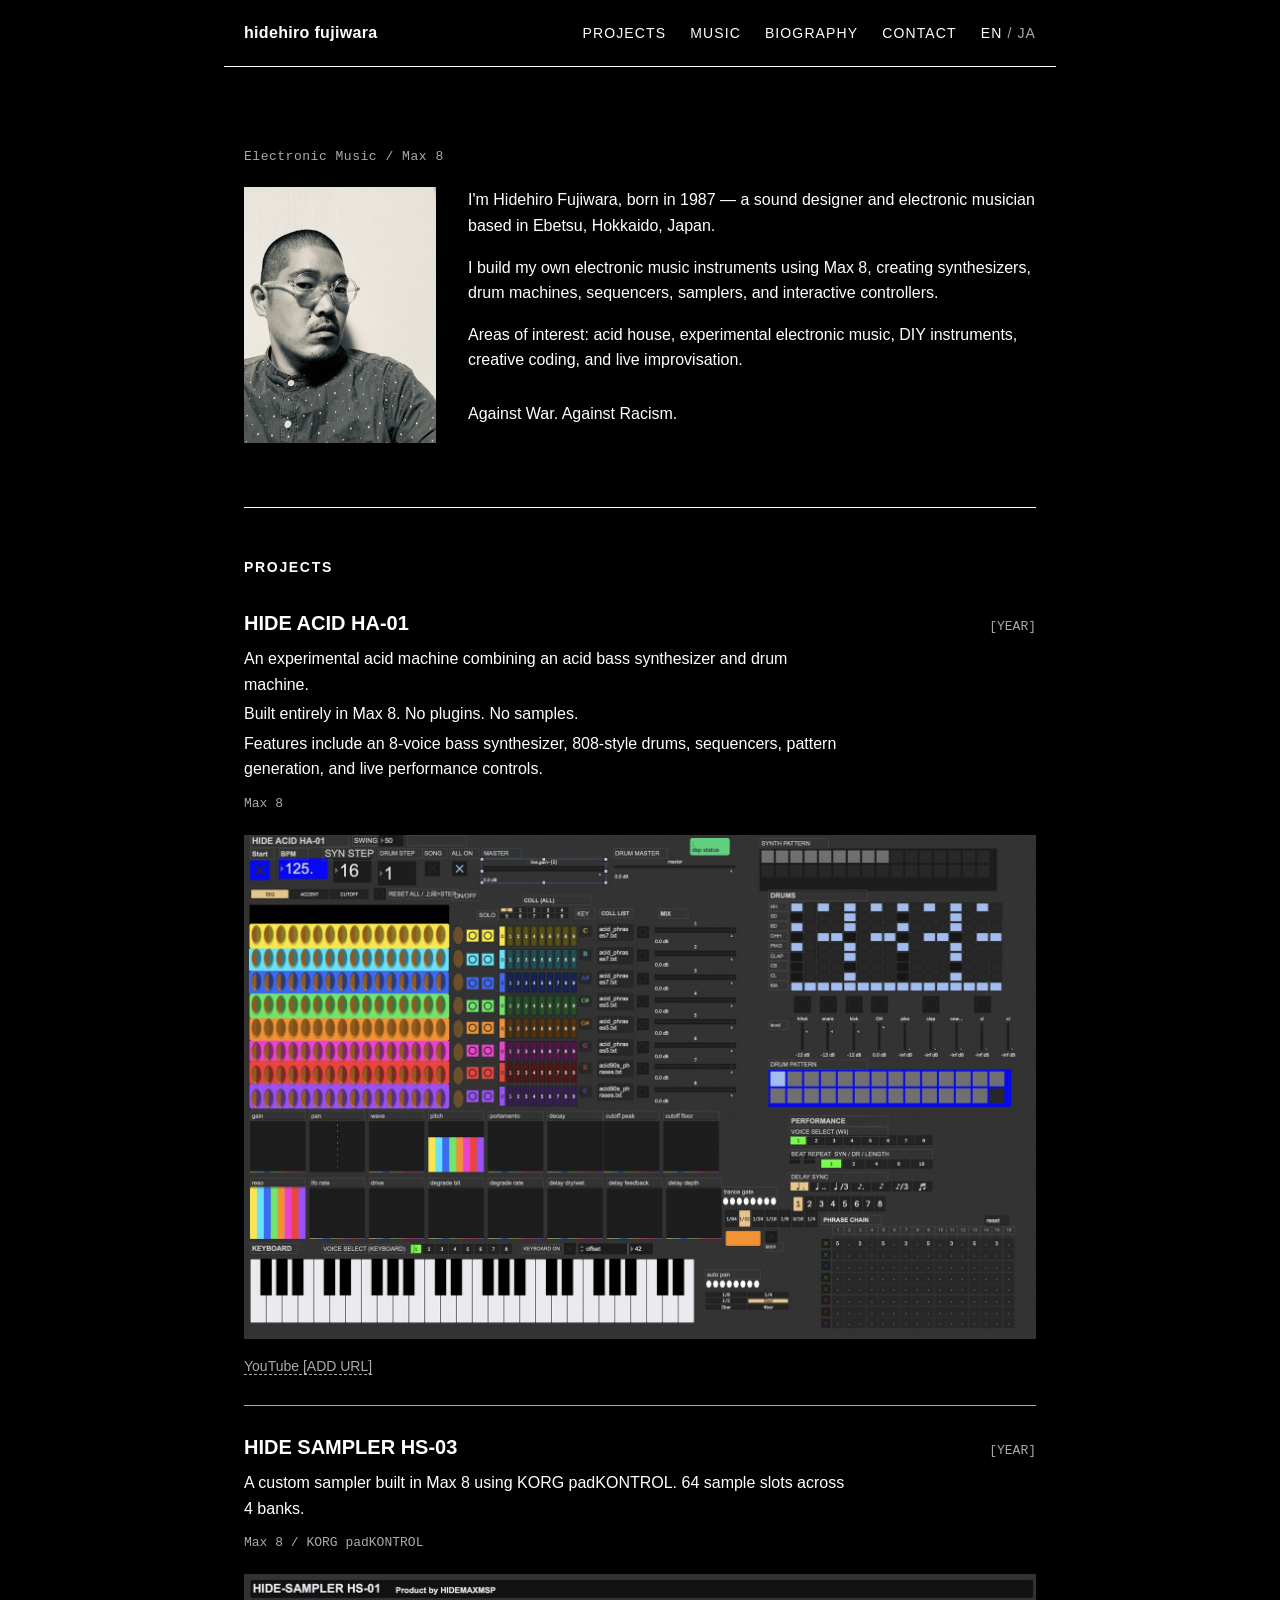
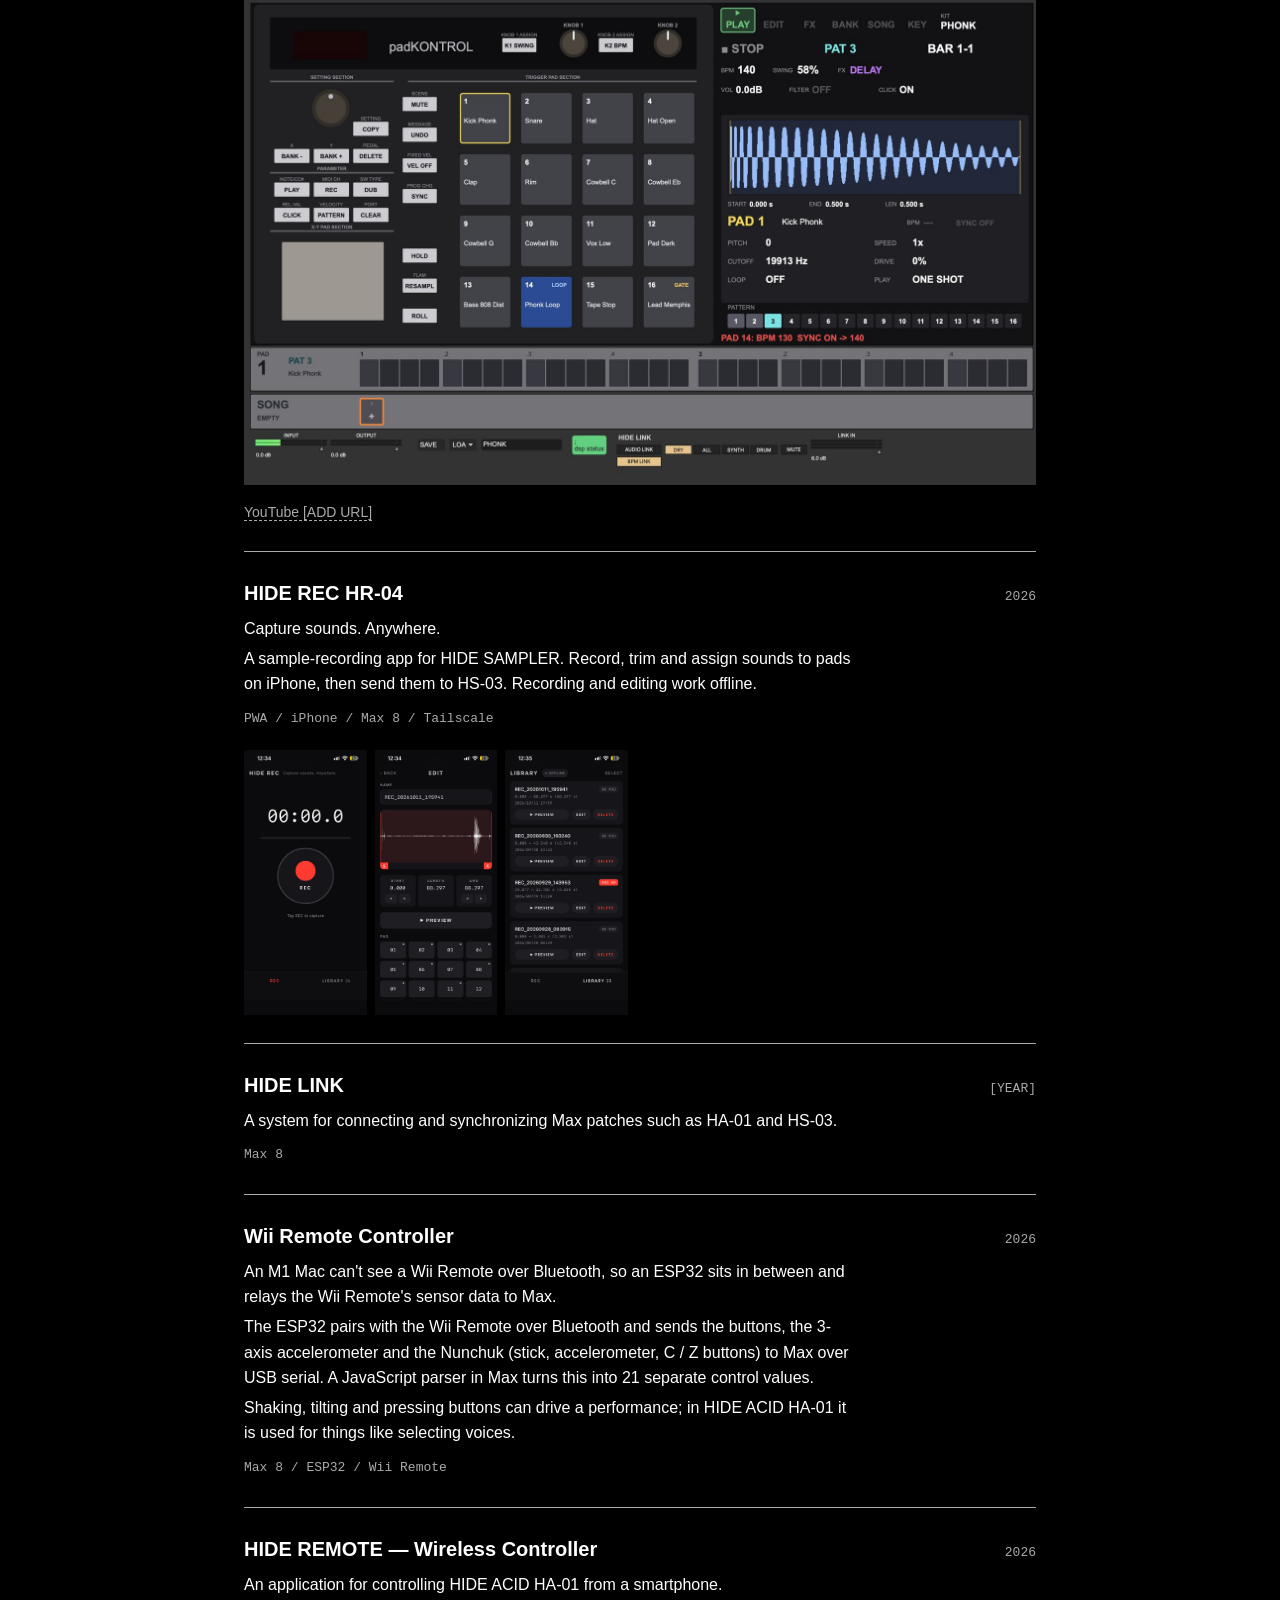
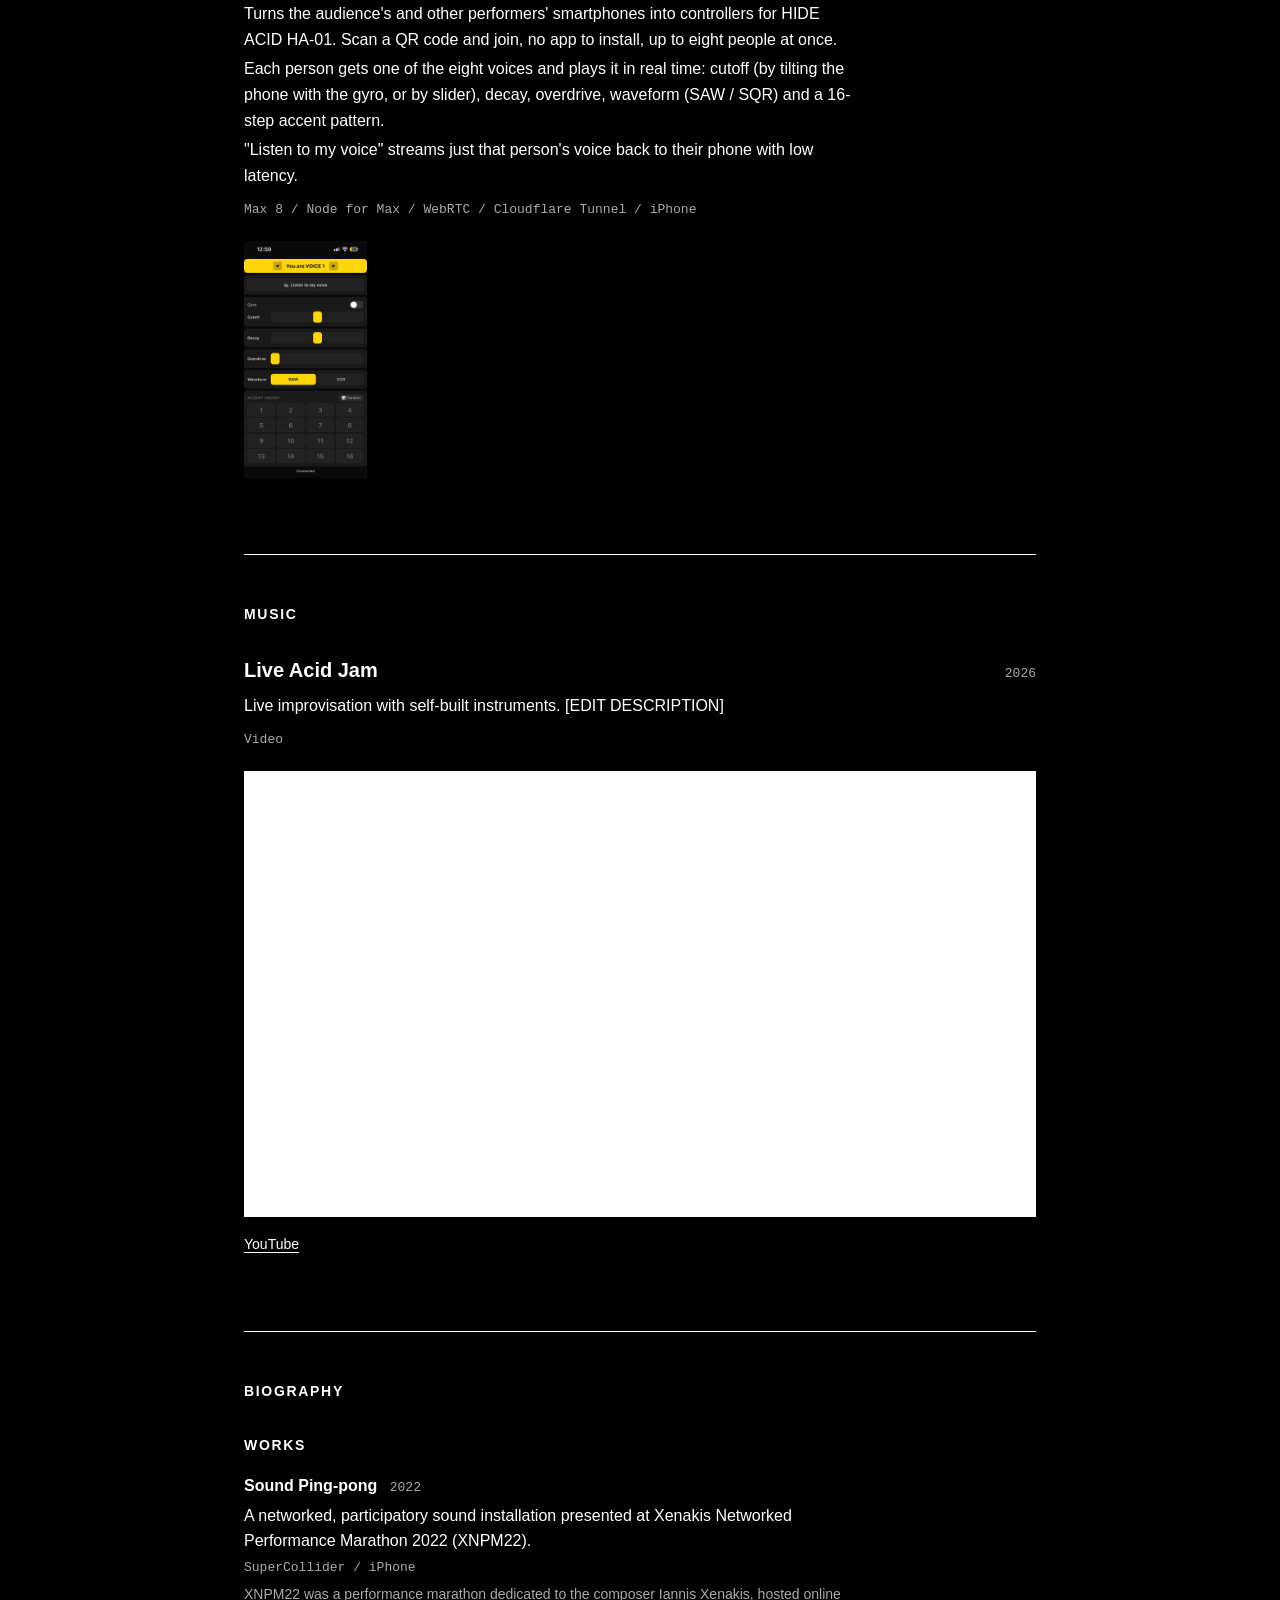
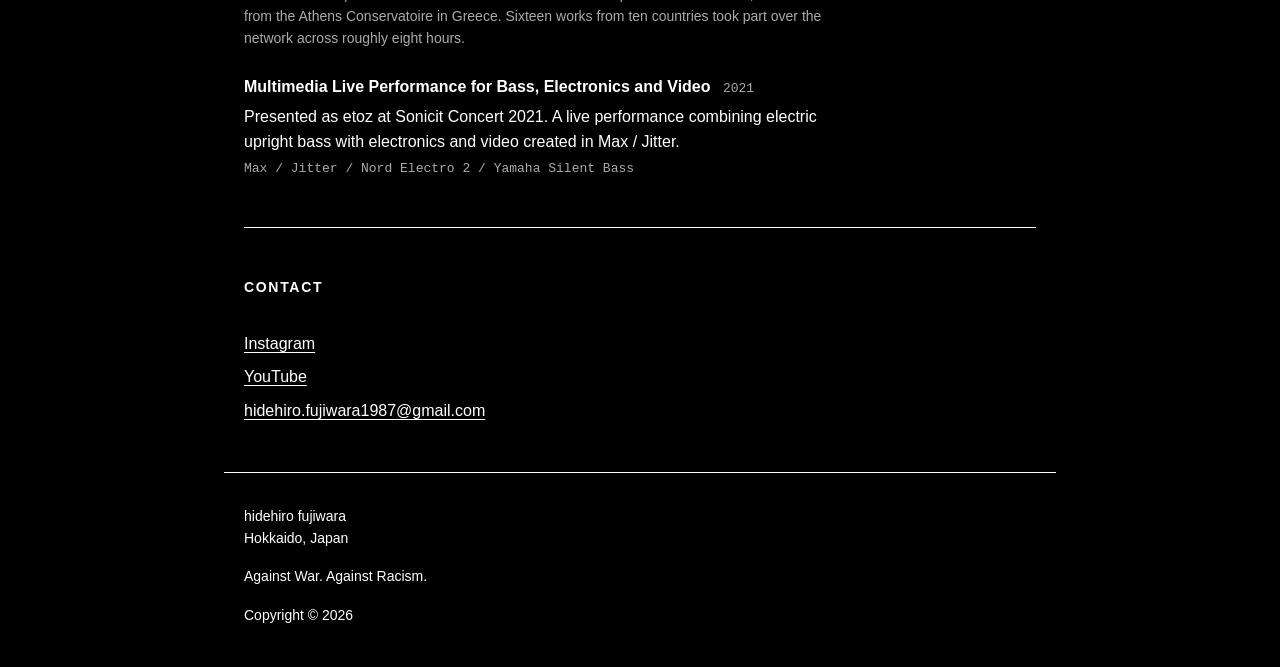
<file: index.html>
<!DOCTYPE html>
<html lang="en">
<head>
  <meta charset="utf-8">
  <meta name="viewport" content="width=device-width, initial-scale=1">
  <title>hidehiro fujiwara</title>
  <meta name="description" content="hidemaxmsp — electronic musician, sound designer and creative technologist based in Hokkaido, Japan. DIY instruments built in Max 8.">
  <link rel="alternate" hreflang="en" href="./">
  <link rel="alternate" hreflang="ja" href="ja/">
  <link rel="stylesheet" href="style.css">
</head>
<body>

  <a class="skip-link" href="#main">Skip to content</a>

  <!-- ============================================================
       HEADER
       ============================================================ -->
  <header class="site-header">
    <a class="site-name" href="#top">hidehiro fujiwara</a>
    <nav aria-label="Main">
      <ul class="nav">
        <li><a href="#projects">PROJECTS</a></li>
        <li><a href="#music">MUSIC</a></li>
        <li><a href="#biography">BIOGRAPHY</a></li>
        <li><a href="#contact">CONTACT</a></li>
        <li class="lang"><span aria-current="page">EN</span> / <a href="ja/index.html" hreflang="ja" lang="ja">JA</a></li>
      </ul>
    </nav>
  </header>

  <main id="main">

    <!-- ============================================================
         INTRODUCTION
         ============================================================ -->
    <section class="intro" id="top" aria-labelledby="intro-title">
      <p class="kicker">Electronic Music / Max 8</p>
      <h1 id="intro-title" class="visually-hidden">hidehiro fujiwara</h1>
      <div class="intro-bio">
        <figure class="profile">
          <img src="assets/images/profile.jpg" alt="Portrait of Hidehiro Fujiwara" width="1200" height="1597">
        </figure>
        <div class="intro-text">
          <p>I'm Hidehiro Fujiwara, born in 1987 — a sound designer and electronic musician based in Ebetsu, Hokkaido, Japan.</p>
          <p>I build my own electronic music instruments using Max 8, creating synthesizers, drum machines, sequencers, samplers, and interactive controllers.</p>
          <p>Areas of interest: acid house, experimental electronic music, DIY instruments, creative coding, and live improvisation.</p>
          <p class="statement">Against War. Against Racism.</p>
        </div>
      </div>
    </section>


    <!-- ============================================================
         PROJECTS
         To add a project: copy one <article class="entry"> ... </article>
         block, paste it at the top of the list, and edit the text.
         Delete any part you don't need (media, links).

         TEMPLATE:

         <article class="entry">
           <header class="entry-head">
             <h3>PROJECT NAME</h3>
             <span class="year">YEAR</span>
           </header>
           <p>Short description.</p>
           <p class="tech">Max 8</p>
           <figure class="media">
             <img src="assets/images/your-image.jpg" alt="Describe the image" loading="lazy">
           </figure>
           <ul class="links">
             <li><a href="https://github.com/...">GitHub</a></li>
             <li><a href="https://www.youtube.com/...">YouTube</a></li>
           </ul>
         </article>
         ============================================================ -->
    <section class="section" id="projects" aria-labelledby="projects-title">
      <h2 id="projects-title">PROJECTS</h2>

      <div class="entries">

        <article class="entry">
          <header class="entry-head">
            <h3>HIDE ACID HA-01</h3>
            <span class="year">[YEAR]</span>
          </header>
          <p>An experimental acid machine combining an acid bass synthesizer and drum machine.</p>
          <p>Built entirely in Max 8. No plugins. No samples.</p>
          <p>Features include an 8-voice bass synthesizer, 808-style drums, sequencers, pattern generation, and live performance controls.</p>
          <p class="tech">Max 8</p>
          <figure class="media">
            <img src="assets/images/hide-acid.jpg" alt="HIDE ACID HA-01 screen in Max: 8 colored synth voice sequencers, drum pattern grid, synth parameter sliders, keyboard and phrase chain" width="1600" height="1018" loading="lazy">
          </figure>
          <ul class="links">
            <li><a href="#" class="todo">YouTube [ADD URL]</a></li>
          </ul>
        </article>

        <article class="entry">
          <header class="entry-head">
            <h3>HIDE SAMPLER HS-03</h3>
            <span class="year">[YEAR]</span>
          </header>
          <p>A custom sampler built in Max 8 using KORG padKONTROL. 64 sample slots across 4 banks.</p>
          <p class="tech">Max 8 / KORG padKONTROL</p>
          <figure class="media">
            <img src="assets/images/hide-sampler.jpg" alt="HIDE SAMPLER HS-03 screen in Max: 16 trigger pads, waveform display, pad parameters and step sequencer" width="1600" height="1032" loading="lazy">
          </figure>
          <ul class="links">
            <li><a href="#" class="todo">YouTube [ADD URL]</a></li>
          </ul>
        </article>

        <article class="entry">
          <header class="entry-head">
            <h3>HIDE REC HR-04</h3>
            <span class="year">2026</span>
          </header>
          <p>Capture sounds. Anywhere.</p>
          <p>A sample-recording app for HIDE SAMPLER. Record, trim and assign sounds to pads on iPhone, then send them to HS-03. Recording and editing work offline.</p>
          <p class="tech">PWA / iPhone / Max 8 / Tailscale</p>
          <figure class="media media-row">
            <a class="zoom" href="assets/images/hide-rec-rec-large.jpg"><img src="assets/images/hide-rec-rec.jpg" alt="HIDE REC record screen with a large REC button" width="600" height="1298" loading="lazy"></a>
            <a class="zoom" href="assets/images/hide-rec-edit-large.jpg"><img src="assets/images/hide-rec-edit.jpg" alt="HIDE REC edit screen: waveform with start and end handles, preview and pad 01–16 assignment" width="600" height="1298" loading="lazy"></a>
            <a class="zoom" href="assets/images/hide-rec-library-large.jpg"><img src="assets/images/hide-rec-library.jpg" alt="HIDE REC library screen listing recorded samples with preview, edit and delete" width="600" height="1298" loading="lazy"></a>
          </figure>
        </article>

        <article class="entry">
          <header class="entry-head">
            <h3>HIDE LINK</h3>
            <span class="year">[YEAR]</span>
          </header>
          <p>A system for connecting and synchronizing Max patches such as HA-01 and HS-03.</p>
          <p class="tech">Max 8</p>
        </article>

        <article class="entry">
          <header class="entry-head">
            <h3>Wii Remote Controller</h3>
            <span class="year">2026</span>
          </header>
          <p>An M1 Mac can't see a Wii Remote over Bluetooth, so an ESP32 sits in between and relays the Wii Remote's sensor data to Max.</p>
          <p>The ESP32 pairs with the Wii Remote over Bluetooth and sends the buttons, the 3-axis accelerometer and the Nunchuk (stick, accelerometer, C / Z buttons) to Max over USB serial. A JavaScript parser in Max turns this into 21 separate control values.</p>
          <p>Shaking, tilting and pressing buttons can drive a performance; in HIDE ACID HA-01 it is used for things like selecting voices.</p>
          <p class="tech">Max 8 / ESP32 / Wii Remote</p>
        </article>

        <article class="entry">
          <header class="entry-head">
            <h3>HIDE REMOTE — Wireless Controller</h3>
            <span class="year">2026</span>
          </header>
          <p>An application for controlling HIDE ACID HA-01 from a smartphone.</p>
          <p>Turns the audience's and other performers' smartphones into controllers for HIDE ACID HA-01. Scan a QR code and join, no app to install, up to eight people at once.</p>
          <p>Each person gets one of the eight voices and plays it in real time: cutoff (by tilting the phone with the gyro, or by slider), decay, overdrive, waveform (SAW / SQR) and a 16-step accent pattern.</p>
          <p>"Listen to my voice" streams just that person's voice back to their phone with low latency.</p>
          <p class="tech">Max 8 / Node for Max / WebRTC / Cloudflare Tunnel / iPhone</p>
          <figure class="media media-row">
            <a class="zoom" href="assets/images/hide-remote-large.jpg"><img src="assets/images/hide-remote.jpg" alt="HIDE REMOTE controller screen on iPhone: voice select, cutoff, decay and overdrive sliders, waveform switch and 16 accent buttons" width="600" height="1156" loading="lazy"></a>
          </figure>
        </article>

      </div>
    </section>


    <!-- ============================================================
         MUSIC
         To add a release or video: copy one <article class="entry">
         block, paste it at the top of the list, and edit.

         YouTube embed (replace VIDEO_ID):
           <div class="video">
             <iframe src="https://www.youtube-nocookie.com/embed/VIDEO_ID"
                     title="Video title" loading="lazy" allowfullscreen></iframe>
           </div>

         Local video:
           <video src="assets/videos/your-video.mp4" controls preload="none"></video>

         Local audio:
           <audio src="assets/audio/your-track.mp3" controls preload="none"></audio>
         ============================================================ -->
    <section class="section" id="music" aria-labelledby="music-title">
      <h2 id="music-title">MUSIC</h2>

      <div class="entries">

        <article class="entry">
          <header class="entry-head">
            <h3>Live Acid Jam</h3>
            <span class="year">2026</span>
          </header>
          <p>Live improvisation with self-built instruments. [EDIT DESCRIPTION]</p>
          <p class="tech">Video</p>
          <div class="video">
            <iframe src="https://www.youtube-nocookie.com/embed/jfkRRIvc6z0"
                    title="Live Acid Jam in Max 8 #01 — Aug 30, 2026" loading="lazy"
                    allow="accelerometer; clipboard-write; encrypted-media; gyroscope; picture-in-picture; web-share"
                    referrerpolicy="strict-origin-when-cross-origin" allowfullscreen></iframe>
          </div>
          <ul class="links">
            <li><a href="https://www.youtube.com/watch?v=jfkRRIvc6z0">YouTube</a></li>
          </ul>
        </article>

      </div>
    </section>


    <!-- ============================================================
         BIOGRAPHY
         ============================================================ -->
    <section class="section" id="biography" aria-labelledby="biography-title">
      <h2 id="biography-title">BIOGRAPHY</h2>
      <div class="prose">
        <!-- Works: to add one, copy a <div class="work"> ... </div> block and edit it -->
        <h3 class="prose-head">WORKS</h3>
        <div class="work">
          <p class="work-title">Sound Ping-pong <span class="year">2022</span></p>
          <p>A networked, participatory sound installation presented at Xenakis Networked Performance Marathon 2022 (XNPM22).</p>
          <p class="tech">SuperCollider / iPhone</p>
          <p class="note">XNPM22 was a performance marathon dedicated to the composer Iannis Xenakis, hosted online from the Athens Conservatoire in Greece. Sixteen works from ten countries took part over the network across roughly eight hours.</p>
        </div>
        <div class="work">
          <p class="work-title">Multimedia Live Performance for Bass, Electronics and Video <span class="year">2021</span></p>
          <p>Presented as etoz at Sonicit Concert 2021. A live performance combining electric upright bass with electronics and video created in Max / Jitter.</p>
          <p class="tech">Max / Jitter / Nord Electro 2 / Yamaha Silent Bass</p>
        </div>
      </div>
    </section>


    <!-- ============================================================
         CONTACT
         Replace each href="#" with your real URL and remove
         class="todo" and the "[ADD URL]" text.
         Email example: href="mailto:you@example.com"
         ============================================================ -->
    <section class="section" id="contact" aria-labelledby="contact-title">
      <h2 id="contact-title">CONTACT</h2>
      <ul class="contact">
        <li><a href="https://www.instagram.com/hidemaxmsp/">Instagram</a></li>
        <li><a href="https://www.youtube.com/channel/UCCr28Y4fW53cKzsZmv3AMxQ">YouTube</a></li>
        <li><a href="mailto:hidehiro.fujiwara1987@gmail.com">hidehiro.fujiwara1987@gmail.com</a></li>
      </ul>
    </section>

  </main>


  <!-- ============================================================
       FOOTER
       ============================================================ -->
  <footer class="site-footer">
    <p>hidehiro fujiwara<br>Hokkaido, Japan</p>
    <p>Against War. Against Racism.</p>
    <p>Copyright &copy; <span id="year">2026</span></p>
  </footer>

  <script src="script.js"></script>
</body>
</html>
</file>
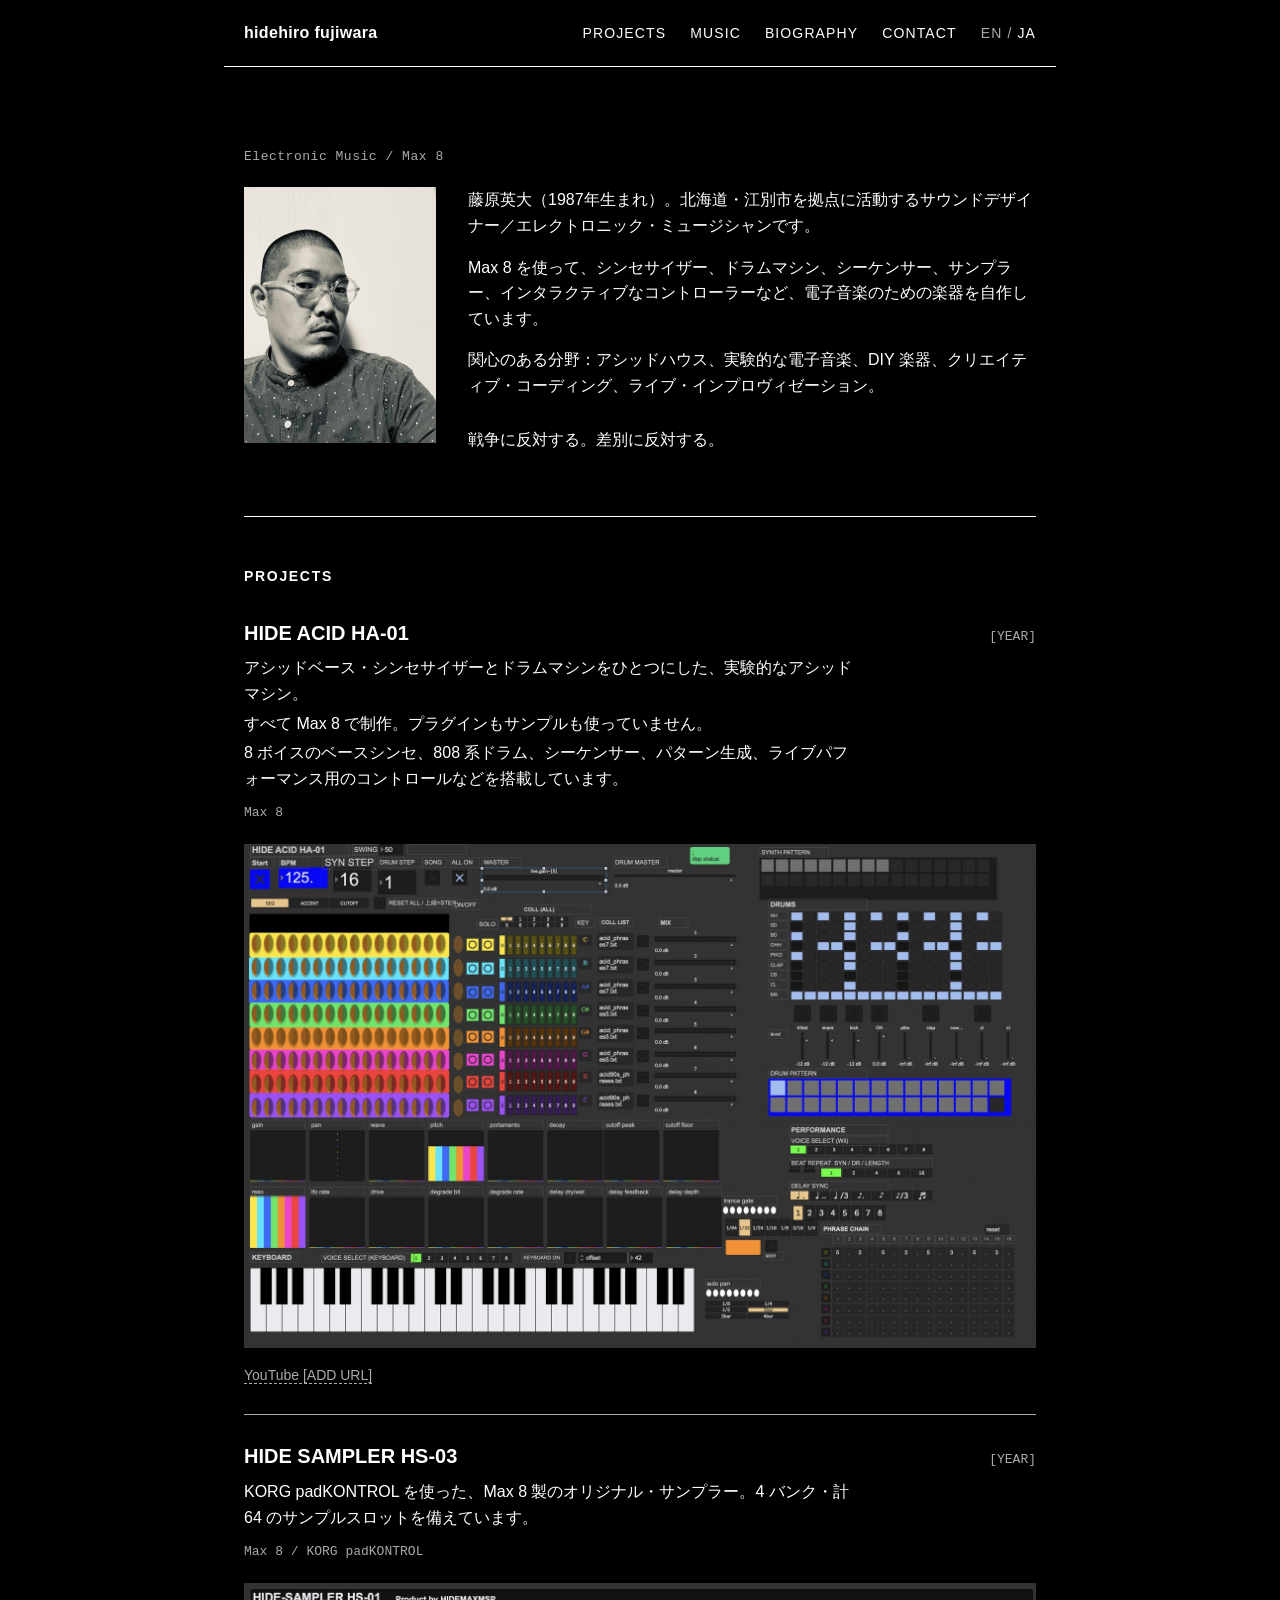
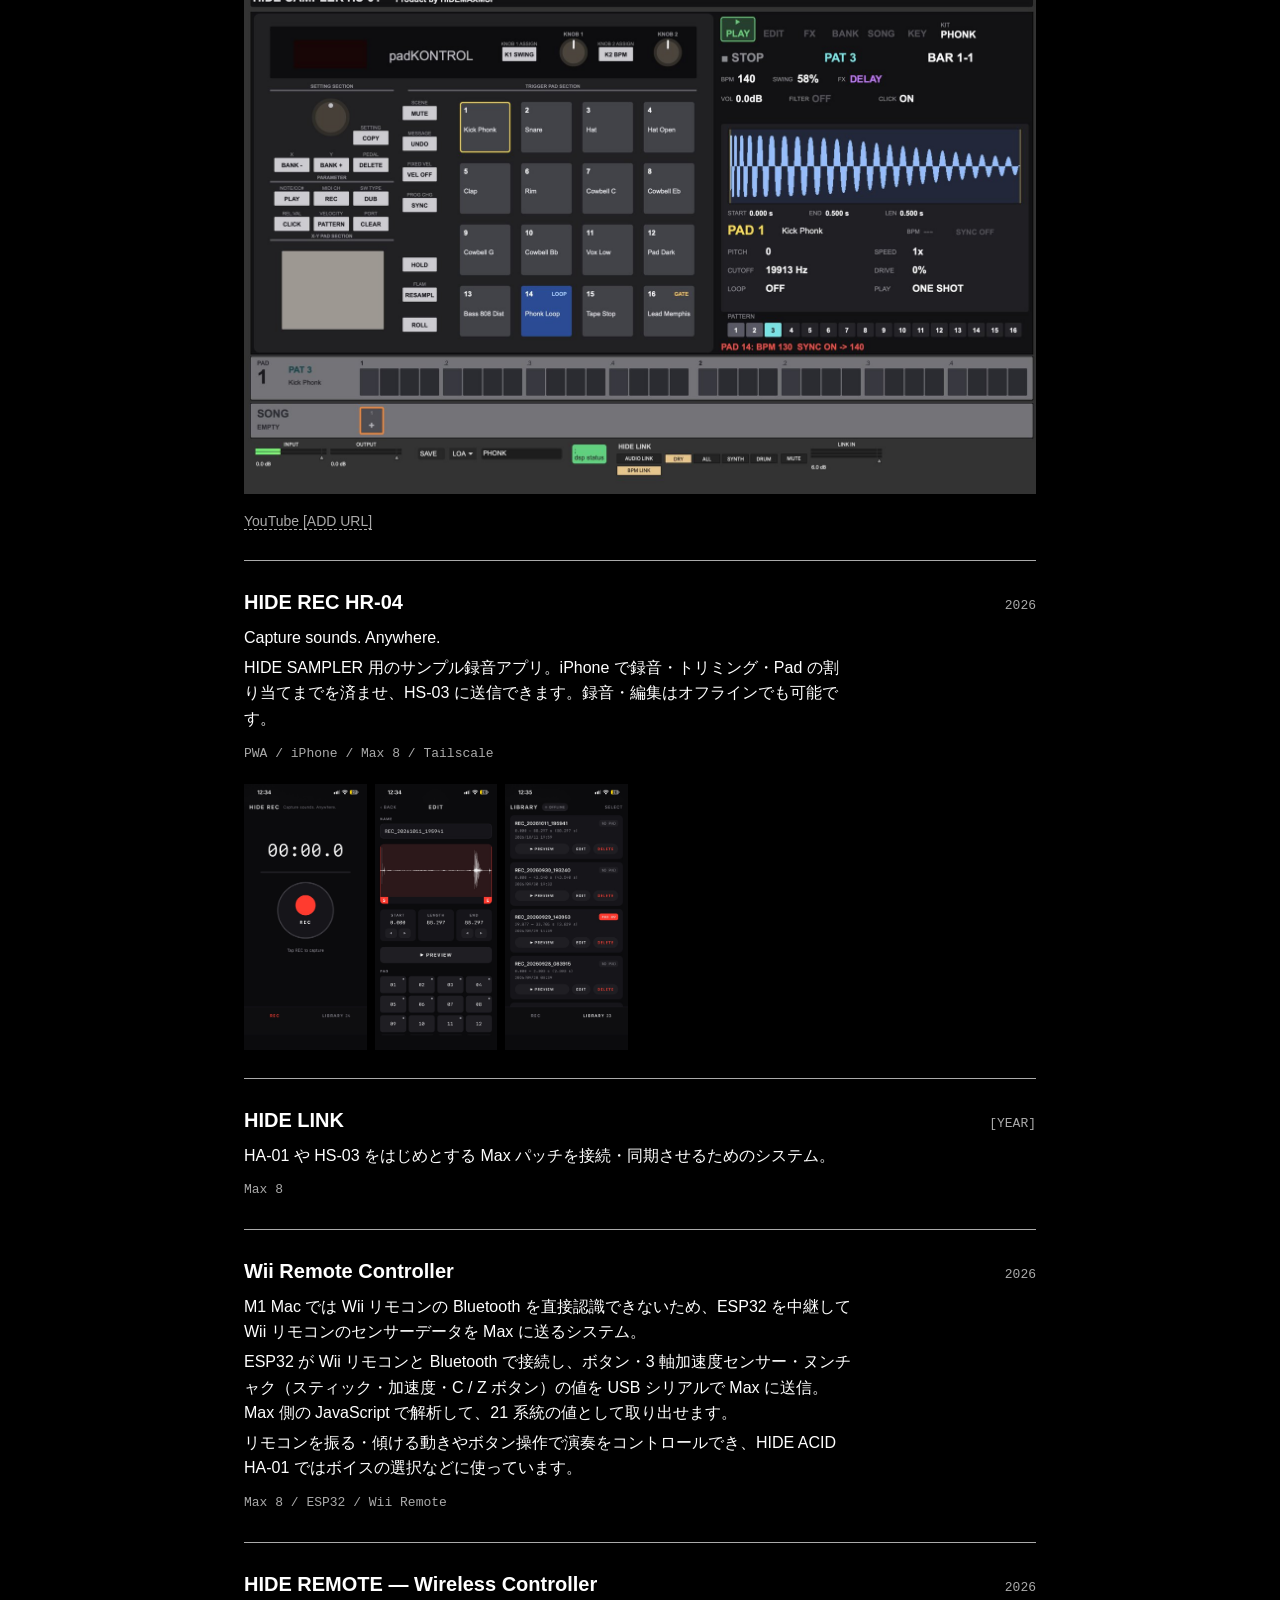
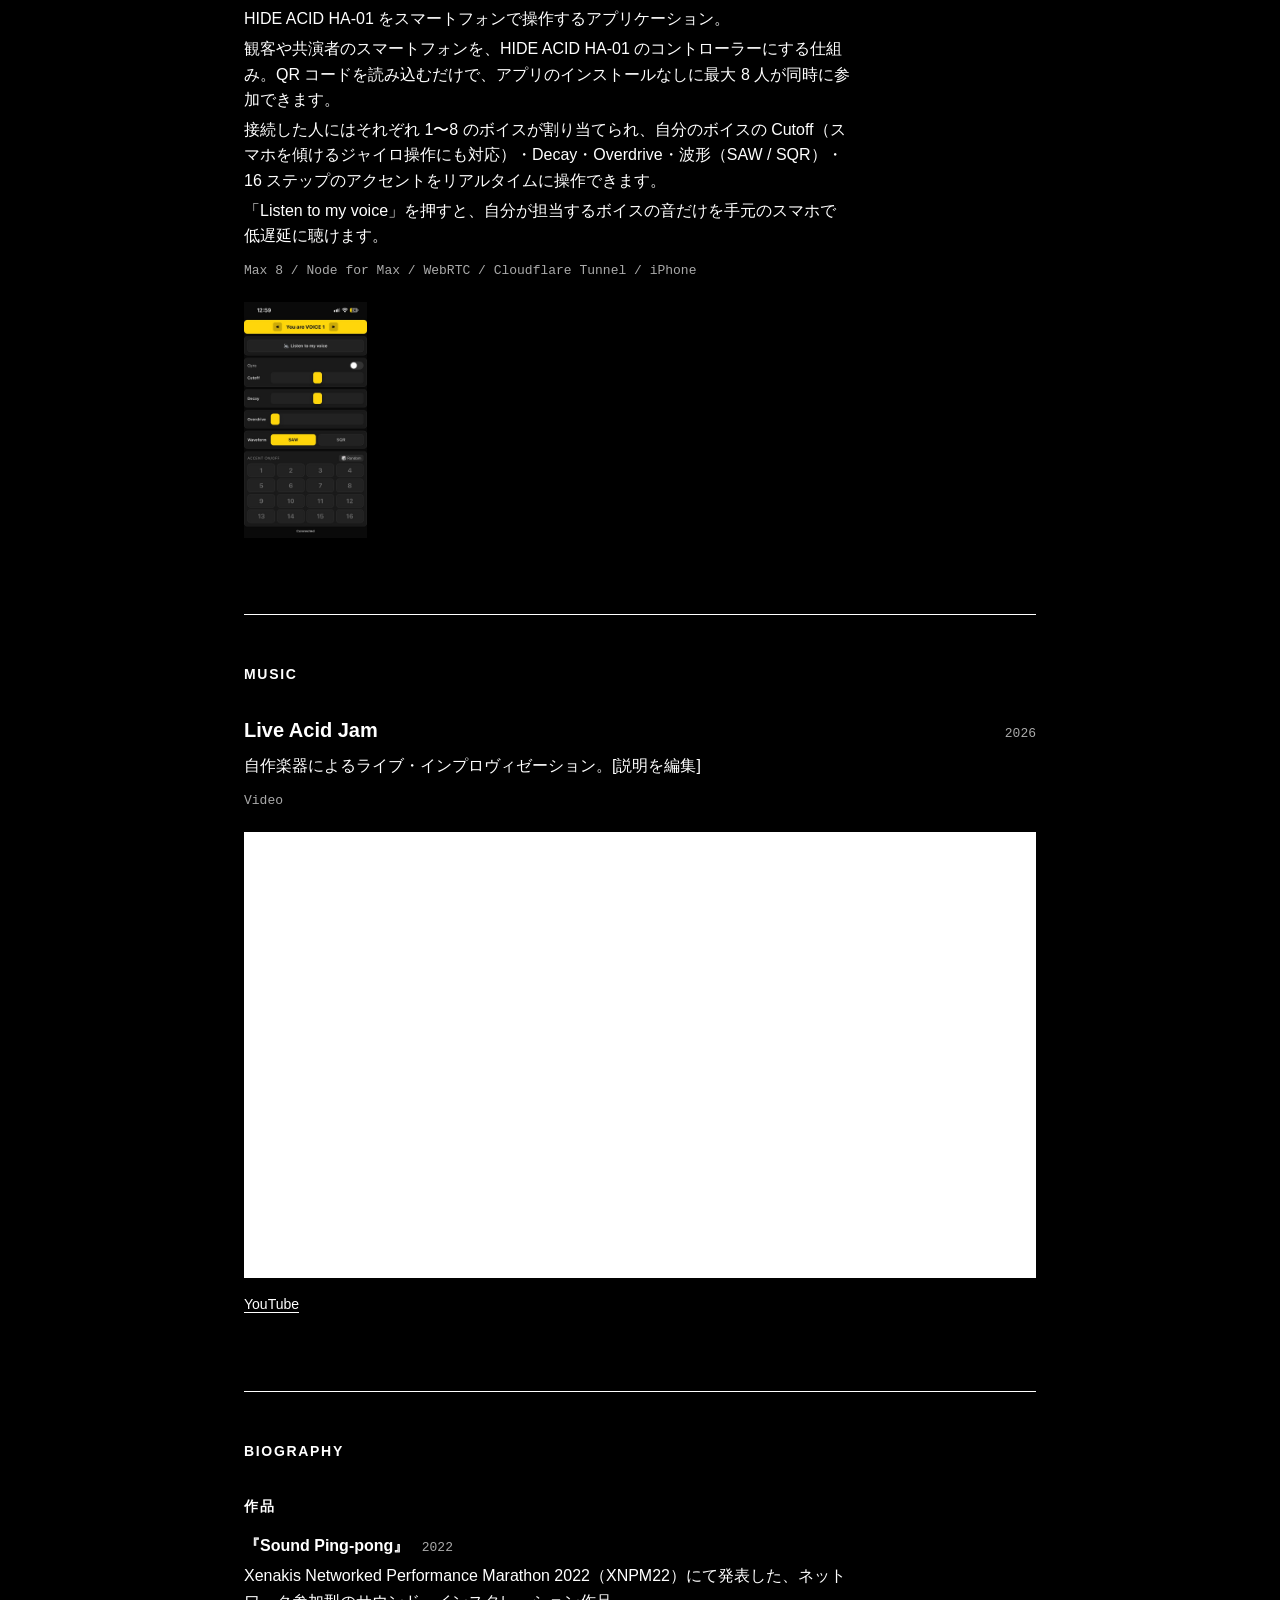
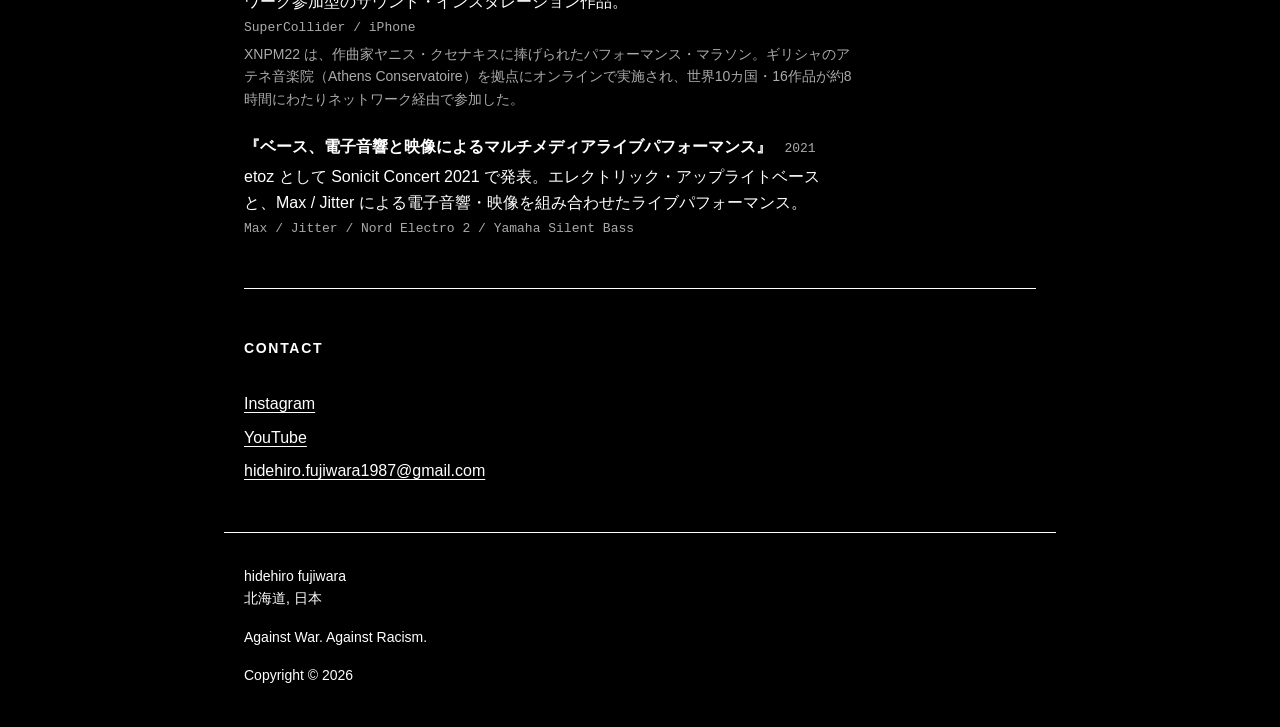
<file: ja/index.html>
<!DOCTYPE html>
<html lang="ja">
<head>
  <meta charset="utf-8">
  <meta name="viewport" content="width=device-width, initial-scale=1">
  <title>hidehiro fujiwara</title>
  <meta name="description" content="hidemaxmsp — 北海道を拠点に活動するエレクトロニック・ミュージシャン／サウンドデザイナー。Max 8 で自作楽器を制作しています。">
  <link rel="alternate" hreflang="en" href="../">
  <link rel="alternate" hreflang="ja" href="./">
  <link rel="stylesheet" href="../style.css">
</head>
<body>

  <a class="skip-link" href="#main">本文へスキップ</a>

  <!-- ============================================================
       HEADER
       ============================================================ -->
  <header class="site-header">
    <a class="site-name" href="#top">hidehiro fujiwara</a>
    <nav aria-label="メイン">
      <ul class="nav">
        <li><a href="#projects">PROJECTS</a></li>
        <li><a href="#music">MUSIC</a></li>
        <li><a href="#biography">BIOGRAPHY</a></li>
        <li><a href="#contact">CONTACT</a></li>
        <li class="lang"><a href="../index.html" hreflang="en" lang="en">EN</a> / <span aria-current="page">JA</span></li>
      </ul>
    </nav>
  </header>

  <main id="main">

    <!-- ============================================================
         INTRODUCTION
         ============================================================ -->
    <section class="intro" id="top" aria-labelledby="intro-title">
      <p class="kicker" lang="en">Electronic Music / Max 8</p>
      <h1 id="intro-title" class="visually-hidden">hidehiro fujiwara</h1>
      <div class="intro-bio">
        <figure class="profile">
          <img src="../assets/images/profile.jpg" alt="藤原英大のポートレート" width="1200" height="1597">
        </figure>
        <div class="intro-text">
          <p>藤原英大（1987年生まれ）。北海道・江別市を拠点に活動するサウンドデザイナー／エレクトロニック・ミュージシャンです。</p>
          <p>Max 8 を使って、シンセサイザー、ドラムマシン、シーケンサー、サンプラー、インタラクティブなコントローラーなど、電子音楽のための楽器を自作しています。</p>
          <p>関心のある分野：アシッドハウス、実験的な電子音楽、DIY 楽器、クリエイティブ・コーディング、ライブ・インプロヴィゼーション。</p>
          <p class="statement">戦争に反対する。差別に反対する。</p>
        </div>
      </div>
    </section>


    <!-- ============================================================
         PROJECTS
         プロジェクトを追加するときは、<article class="entry"> ... </article>
         を1つコピーしてリストの一番上に貼り付け、中身を書き換えます。
         英語版（../index.html）にも同じものを追加してください。
         画像などのパスは ../ から始めてください:
           <img src="../assets/images/your-image.jpg" alt="説明" loading="lazy">
         ============================================================ -->
    <section class="section" id="projects" aria-labelledby="projects-title">
      <h2 id="projects-title">PROJECTS</h2>

      <div class="entries">

        <article class="entry">
          <header class="entry-head">
            <h3>HIDE ACID HA-01</h3>
            <span class="year">[YEAR]</span>
          </header>
          <p>アシッドベース・シンセサイザーとドラムマシンをひとつにした、実験的なアシッドマシン。</p>
          <p>すべて Max 8 で制作。プラグインもサンプルも使っていません。</p>
          <p>8 ボイスのベースシンセ、808 系ドラム、シーケンサー、パターン生成、ライブパフォーマンス用のコントロールなどを搭載しています。</p>
          <p class="tech">Max 8</p>
          <figure class="media">
            <img src="../assets/images/hide-acid.jpg" alt="Max で作った HIDE ACID HA-01 の画面。色分けされた 8 ボイスのシンセ・シーケンサー、ドラムパターン、シンセのパラメーター、鍵盤、フレーズチェーン" width="1600" height="1018" loading="lazy">
          </figure>
          <ul class="links">
            <li><a href="#" class="todo">YouTube [ADD URL]</a></li>
          </ul>
        </article>

        <article class="entry">
          <header class="entry-head">
            <h3>HIDE SAMPLER HS-03</h3>
            <span class="year">[YEAR]</span>
          </header>
          <p>KORG padKONTROL を使った、Max 8 製のオリジナル・サンプラー。4 バンク・計 64 のサンプルスロットを備えています。</p>
          <p class="tech">Max 8 / KORG padKONTROL</p>
          <figure class="media">
            <img src="../assets/images/hide-sampler.jpg" alt="Max で作った HIDE SAMPLER HS-03 の画面。16 個のトリガーパッド、波形表示、パッドのパラメーター、ステップシーケンサー" width="1600" height="1032" loading="lazy">
          </figure>
          <ul class="links">
            <li><a href="#" class="todo">YouTube [ADD URL]</a></li>
          </ul>
        </article>

        <article class="entry">
          <header class="entry-head">
            <h3>HIDE REC HR-04</h3>
            <span class="year">2026</span>
          </header>
          <p lang="en">Capture sounds. Anywhere.</p>
          <p>HIDE SAMPLER 用のサンプル録音アプリ。iPhone で録音・トリミング・Pad の割り当てまでを済ませ、HS-03 に送信できます。録音・編集はオフラインでも可能です。</p>
          <p class="tech">PWA / iPhone / Max 8 / Tailscale</p>
          <figure class="media media-row">
            <a class="zoom" href="../assets/images/hide-rec-rec-large.jpg"><img src="../assets/images/hide-rec-rec.jpg" alt="HIDE REC の録音画面。大きな REC ボタン" width="600" height="1298" loading="lazy"></a>
            <a class="zoom" href="../assets/images/hide-rec-edit-large.jpg"><img src="../assets/images/hide-rec-edit.jpg" alt="HIDE REC の編集画面。波形と START / END、プレビュー、Pad 01〜16 の割り当て" width="600" height="1298" loading="lazy"></a>
            <a class="zoom" href="../assets/images/hide-rec-library-large.jpg"><img src="../assets/images/hide-rec-library.jpg" alt="HIDE REC のライブラリ画面。録音したサンプルの一覧とプレビュー・編集・削除" width="600" height="1298" loading="lazy"></a>
          </figure>
        </article>

        <article class="entry">
          <header class="entry-head">
            <h3>HIDE LINK</h3>
            <span class="year">[YEAR]</span>
          </header>
          <p>HA-01 や HS-03 をはじめとする Max パッチを接続・同期させるためのシステム。</p>
          <p class="tech">Max 8</p>
        </article>

        <article class="entry">
          <header class="entry-head">
            <h3>Wii Remote Controller</h3>
            <span class="year">2026</span>
          </header>
          <p>M1 Mac では Wii リモコンの Bluetooth を直接認識できないため、ESP32 を中継して Wii リモコンのセンサーデータを Max に送るシステム。</p>
          <p>ESP32 が Wii リモコンと Bluetooth で接続し、ボタン・3 軸加速度センサー・ヌンチャク（スティック・加速度・C / Z ボタン）の値を USB シリアルで Max に送信。Max 側の JavaScript で解析して、21 系統の値として取り出せます。</p>
          <p>リモコンを振る・傾ける動きやボタン操作で演奏をコントロールでき、HIDE ACID HA-01 ではボイスの選択などに使っています。</p>
          <p class="tech">Max 8 / ESP32 / Wii Remote</p>
        </article>

        <article class="entry">
          <header class="entry-head">
            <h3>HIDE REMOTE — Wireless Controller</h3>
            <span class="year">2026</span>
          </header>
          <p>HIDE ACID HA-01 をスマートフォンで操作するアプリケーション。</p>
          <p>観客や共演者のスマートフォンを、HIDE ACID HA-01 のコントローラーにする仕組み。QR コードを読み込むだけで、アプリのインストールなしに最大 8 人が同時に参加できます。</p>
          <p>接続した人にはそれぞれ 1〜8 のボイスが割り当てられ、自分のボイスの Cutoff（スマホを傾けるジャイロ操作にも対応）・Decay・Overdrive・波形（SAW / SQR）・16 ステップのアクセントをリアルタイムに操作できます。</p>
          <p>「Listen to my voice」を押すと、自分が担当するボイスの音だけを手元のスマホで低遅延に聴けます。</p>
          <p class="tech">Max 8 / Node for Max / WebRTC / Cloudflare Tunnel / iPhone</p>
          <figure class="media media-row">
            <a class="zoom" href="../assets/images/hide-remote-large.jpg"><img src="../assets/images/hide-remote.jpg" alt="iPhone で動く HIDE REMOTE のコントローラー画面。ボイス選択、Cutoff・Decay・Overdrive のスライダー、波形の切り替え、16 個のアクセントボタン" width="600" height="1156" loading="lazy"></a>
          </figure>
        </article>

      </div>
    </section>


    <!-- ============================================================
         MUSIC
         書き方は英語版（../index.html）のコメントと同じです。
         ローカルのファイルは ../assets/ から始まるパスにしてください。
         ============================================================ -->
    <section class="section" id="music" aria-labelledby="music-title">
      <h2 id="music-title">MUSIC</h2>

      <div class="entries">

        <article class="entry">
          <header class="entry-head">
            <h3>Live Acid Jam</h3>
            <span class="year">2026</span>
          </header>
          <p>自作楽器によるライブ・インプロヴィゼーション。[説明を編集]</p>
          <p class="tech">Video</p>
          <div class="video">
            <iframe src="https://www.youtube-nocookie.com/embed/jfkRRIvc6z0"
                    title="Live Acid Jam in Max 8 #01 — Aug 30, 2026" loading="lazy"
                    allow="accelerometer; clipboard-write; encrypted-media; gyroscope; picture-in-picture; web-share"
                    referrerpolicy="strict-origin-when-cross-origin" allowfullscreen></iframe>
          </div>
          <ul class="links">
            <li><a href="https://www.youtube.com/watch?v=jfkRRIvc6z0">YouTube</a></li>
          </ul>
        </article>

      </div>
    </section>


    <!-- ============================================================
         BIOGRAPHY
         ============================================================ -->
    <section class="section" id="biography" aria-labelledby="biography-title">
      <h2 id="biography-title">BIOGRAPHY</h2>
      <div class="prose">
        <!-- 作品：追加するときは <div class="work"> ... </div> を1つコピーして書き換える -->
        <h3 class="prose-head">作品</h3>
        <div class="work">
          <p class="work-title">『Sound Ping-pong』 <span class="year">2022</span></p>
          <p>Xenakis Networked Performance Marathon 2022（XNPM22）にて発表した、ネットワーク参加型のサウンド・インスタレーション作品。</p>
          <p class="tech">SuperCollider / iPhone</p>
          <p class="note">XNPM22 は、作曲家ヤニス・クセナキスに捧げられたパフォーマンス・マラソン。ギリシャのアテネ音楽院（Athens Conservatoire）を拠点にオンラインで実施され、世界10カ国・16作品が約8時間にわたりネットワーク経由で参加した。</p>
        </div>
        <div class="work">
          <p class="work-title">『ベース、電子音響と映像によるマルチメディアライブパフォーマンス』 <span class="year">2021</span></p>
          <p>etoz として Sonicit Concert 2021 で発表。エレクトリック・アップライトベースと、Max / Jitter による電子音響・映像を組み合わせたライブパフォーマンス。</p>
          <p class="tech">Max / Jitter / Nord Electro 2 / Yamaha Silent Bass</p>
        </div>
      </div>
    </section>


    <!-- ============================================================
         CONTACT
         ============================================================ -->
    <section class="section" id="contact" aria-labelledby="contact-title">
      <h2 id="contact-title">CONTACT</h2>
      <ul class="contact">
        <li><a href="https://www.instagram.com/hidemaxmsp/">Instagram</a></li>
        <li><a href="https://www.youtube.com/channel/UCCr28Y4fW53cKzsZmv3AMxQ">YouTube</a></li>
        <li><a href="mailto:hidehiro.fujiwara1987@gmail.com">hidehiro.fujiwara1987@gmail.com</a></li>
      </ul>
    </section>

  </main>


  <!-- ============================================================
       FOOTER
       ============================================================ -->
  <footer class="site-footer">
    <p>hidehiro fujiwara<br>北海道, 日本</p>
    <p><span lang="en">Against War. Against Racism.</span></p>
    <p>Copyright &copy; <span id="year">2026</span></p>
  </footer>

  <script src="../script.js"></script>
</body>
</html>
</file>
<file: style.css>
/* ==============================================================
   hidehiro fujiwara — style.css
   White on black. Typography only.
   ============================================================== */

/* ---------- Colors & type ---------- */
:root {
  color-scheme: dark;
  --fg: #fff;
  --bg: #000;
  --muted: #aaa;
  --line: #fff;

  --font: "Helvetica Neue", Helvetica, Arial, sans-serif;
  --mono: ui-monospace, "SFMono-Regular", Menlo, Consolas, monospace;

  --max: 52rem;
  --gutter: 1.25rem;
}

/* Japanese page: add Japanese fonts after the Latin ones */
:lang(ja) {
  --font: "Helvetica Neue", Helvetica, Arial, "Hiragino Sans", "Hiragino Kaku Gothic ProN", "Noto Sans JP", Meiryo, sans-serif;
}

/* ---------- Base ---------- */
*,
*::before,
*::after {
  box-sizing: border-box;
}

html {
  scroll-behavior: auto;
  /* keep section titles from hiding under the fixed header */
  scroll-padding-top: 5rem;
  -webkit-text-size-adjust: 100%;
}

body {
  margin: 0;
  background: var(--bg);
  color: var(--fg);
  font-family: var(--font);
  font-size: 1rem;
  line-height: 1.6;
}

h1, h2, h3, p, ul, figure {
  margin: 0;
}

ul {
  padding: 0;
  list-style: none;
}

img,
video,
iframe {
  display: block;
  max-width: 100%;
}

a {
  color: inherit;
  text-decoration: underline;
  text-underline-offset: 0.2em;
  text-decoration-thickness: 1px;
}

a:hover {
  text-decoration-thickness: 2px;
}

a:focus-visible {
  outline: 2px solid var(--fg);
  outline-offset: 3px;
}

/* ---------- Skip link ---------- */
.skip-link {
  position: absolute;
  left: -9999px;
  top: 0;
  padding: 0.5rem 1rem;
  background: var(--fg);
  color: var(--bg);
}

.skip-link:focus {
  left: 0;
}

/* ---------- Layout ---------- */
.site-header,
main,
.site-footer {
  max-width: var(--max);
  margin: 0 auto;
  padding-left: var(--gutter);
  padding-right: var(--gutter);
}

/* ---------- Header ---------- */
.site-header {
  display: flex;
  flex-wrap: wrap;
  justify-content: space-between;
  align-items: baseline;
  gap: 0.75rem 2rem;
  padding-top: 1.25rem;
  padding-bottom: 1.25rem;
  border-bottom: 1px solid var(--line);

  /* always visible at the top while scrolling */
  position: sticky;
  top: 0;
  z-index: 10;
  background: var(--bg);
  /* extend the background to the full window width */
  box-shadow: 0 0 0 100vmax var(--bg);
  clip-path: inset(0 -100vmax);
}

.site-name {
  font-weight: 700;
  text-decoration: none;
  letter-spacing: 0.02em;
}

.nav {
  display: flex;
  flex-wrap: wrap;
  gap: 0.5rem 1.5rem;
  font-size: 0.875rem;
  letter-spacing: 0.08em;
}

.nav a {
  text-decoration: none;
}

.nav a:hover {
  text-decoration: underline;
}

/* Language switch (EN / JA) */
.nav .lang {
  color: var(--muted);
}

.nav .lang [aria-current] {
  color: var(--fg);
}

/* ---------- Intro ---------- */
.intro {
  padding: 5rem 0 4rem;
}

.intro h1 {
  font-size: clamp(1.75rem, 5vw, 3rem);
  line-height: 1.15;
  font-weight: 700;
  letter-spacing: -0.01em;
  margin-bottom: 1.5rem;
}

/* small label above the headline */
.kicker {
  font-family: var(--mono);
  font-size: 0.8125rem;
  letter-spacing: 0.04em;
  color: var(--muted);
  margin-bottom: 1.25rem;
}

/* Portrait + short bio, side by side (stacked on phones) */
.intro-bio {
  display: grid;
  grid-template-columns: 12rem 1fr;
  gap: 2rem;
  align-items: start;
}

.intro-bio .profile {
  margin: 0;
}

.intro-text p {
  max-width: 36rem;
}

.intro-text p + p {
  margin-top: 1rem;
}

.intro-text .statement {
  margin-top: 1.75rem;
}

/* Hidden from view, still read by screen readers and search engines */
.visually-hidden {
  position: absolute;
  width: 1px;
  height: 1px;
  margin: -1px;
  padding: 0;
  overflow: hidden;
  clip: rect(0 0 0 0);
  white-space: nowrap;
  border: 0;
}

/* ---------- Sections ---------- */
.section {
  padding: 3rem 0;
  border-top: 1px solid var(--line);
}

.section h2 {
  font-size: 0.875rem;
  font-weight: 700;
  letter-spacing: 0.12em;
  margin-bottom: 2rem;
}

/* ---------- Entries (projects / music) ---------- */
.entry {
  padding: 1.75rem 0;
  border-top: 1px solid var(--muted);
}

.entry:first-child {
  border-top: 0;
  padding-top: 0;
}

.entry-head {
  display: flex;
  justify-content: space-between;
  align-items: baseline;
  gap: 1rem;
  margin-bottom: 0.5rem;
}

.entry h3 {
  font-size: 1.25rem;
  font-weight: 700;
  line-height: 1.3;
}

.year,
.tech {
  font-family: var(--mono);
  font-size: 0.8125rem;
  color: var(--muted);
}

.year {
  flex-shrink: 0;
}

.entry p {
  max-width: 38rem;
}

.entry p + p {
  margin-top: 0.25rem;
}

.entry .tech {
  margin-top: 0.75rem;
}

/* Media */
.media,
.placeholder,
.video,
.entry video,
.entry audio {
  margin-top: 1.25rem;
}

.media img,
.entry video {
  width: 100%;
  height: auto;
}

.entry audio {
  width: 100%;
}

.video {
  position: relative;
  aspect-ratio: 16 / 9;
}

.video iframe {
  width: 100%;
  height: 100%;
  border: 0;
}

/* Several phone screenshots side by side */
.media-row {
  display: grid;
  grid-template-columns: repeat(3, 1fr);
  gap: 0.5rem;
  max-width: 24rem;
}

.media-row img {
  width: 100%;
  height: auto;
}

/* Click-to-enlarge images (see script.js) */
.zoom {
  display: block;
  cursor: zoom-in;
}

.lightbox {
  width: 100vw;
  height: 100vh;
  max-width: none;
  max-height: none;
  margin: 0;
  padding: 0;
  border: 0;
  background: transparent;
  cursor: zoom-out;
}

.lightbox[open] {
  display: flex;
  align-items: center;
  justify-content: center;
}

.lightbox::backdrop {
  background: rgba(0, 0, 0, 0.88);
}

.lightbox img {
  max-width: 92vw;
  max-height: 92vh;
  width: auto;
  height: auto;
}

.lightbox button {
  position: absolute;
  padding: 0.5rem 0.9rem;
  border: 0;
  background: transparent;
  color: #fff;
  font: 2rem/1 var(--font);
  cursor: pointer;
}

.lightbox .lb-close { top: 0.5rem; right: 0.5rem; }
.lightbox .lb-prev  { left: 0.25rem; top: 50%; transform: translateY(-50%); }
.lightbox .lb-next  { right: 0.25rem; top: 50%; transform: translateY(-50%); }
.lightbox .lb-prev,
.lightbox .lb-next  { font-size: 3.5rem; padding: 1rem; }
.lightbox.single .lb-prev,
.lightbox.single .lb-next { display: none; }

.lightbox button:focus-visible {
  outline: 2px solid #fff;
}

.media figcaption {
  margin-top: 0.5rem;
  font-size: 0.8125rem;
  color: var(--muted);
}

/* Placeholder box — delete these once you add your own media */
.placeholder {
  display: flex;
  align-items: center;
  justify-content: center;
  aspect-ratio: 16 / 9;
  padding: 1rem;
  border: 1px dashed var(--muted);
  font-family: var(--mono);
  font-size: 0.75rem;
  color: var(--muted);
  text-align: center;
  overflow-wrap: anywhere;
}

/* Links */
.links {
  display: flex;
  flex-wrap: wrap;
  gap: 0.5rem 1.25rem;
  margin-top: 1rem;
  font-size: 0.875rem;
}

/* Unfinished link — remove class="todo" once the URL is real */
.todo {
  color: var(--muted);
  text-decoration-style: dashed;
}

/* ---------- About ---------- */
.prose p {
  max-width: 38rem;
}

.prose p + p {
  margin-top: 1rem;
}

/* Profile photo */
.profile {
  max-width: 16rem;
  margin-bottom: 2rem;
}

.profile img {
  width: 100%;
  height: auto;
}

/* Works (inside ABOUT) */
.prose-head {
  font-size: 0.875rem;
  font-weight: 700;
  letter-spacing: 0.12em;
  margin: 2.5rem 0 1rem;
}

.prose > .prose-head:first-child {
  margin-top: 0;
}

.work + .work {
  margin-top: 1.5rem;
}

.prose .work p + p {
  margin-top: 0.25rem;
}

.work-title {
  font-weight: 700;
}

.work-title .year {
  font-weight: 400;
  margin-left: 0.5rem;
}

.note {
  font-size: 0.875rem;
  color: var(--muted);
}

.principles {
  margin: 2rem 0;
  font-family: var(--mono);
  font-size: 0.875rem;
}

.principles li::before {
  content: "— ";
}

.statement {
  margin-top: 2.5rem;
}

/* ---------- Contact ---------- */
.contact li + li {
  margin-top: 0.5rem;
}

/* ---------- Footer ---------- */
.site-footer {
  padding-top: 2rem;
  padding-bottom: 3rem;
  border-top: 1px solid var(--line);
  font-size: 0.875rem;
}

.site-footer p + p {
  margin-top: 1rem;
}

/* ---------- Small screens ---------- */
@media (max-width: 40rem) {
  :root {
    --gutter: 1rem;
  }

  /* header wraps to two lines on phones */
  html {
    scroll-padding-top: 7rem;
  }

  .intro {
    padding: 3rem 0 2.5rem;
  }

  .intro-bio {
    grid-template-columns: 1fr;
    gap: 1.5rem;
  }

  .intro-bio .profile {
    max-width: 12rem;
  }

  .section {
    padding: 2.5rem 0;
  }
}
</file>
